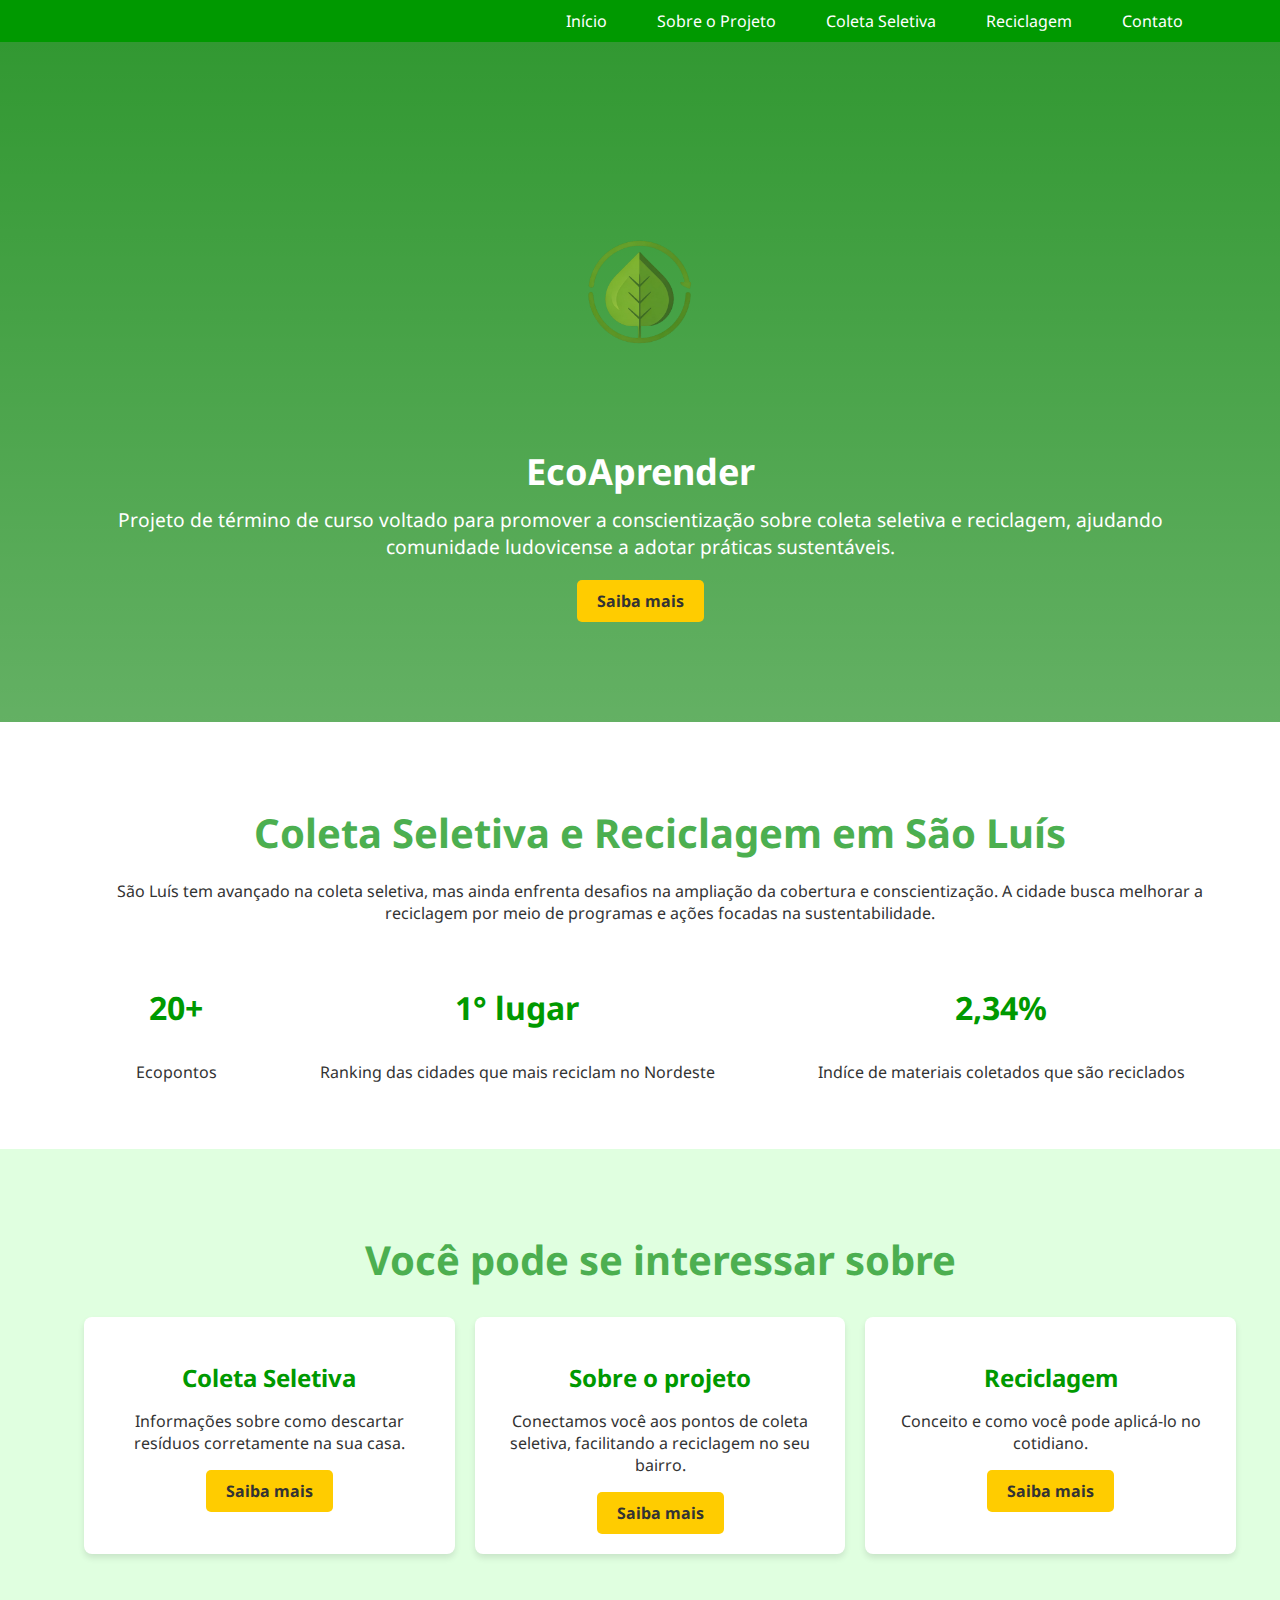
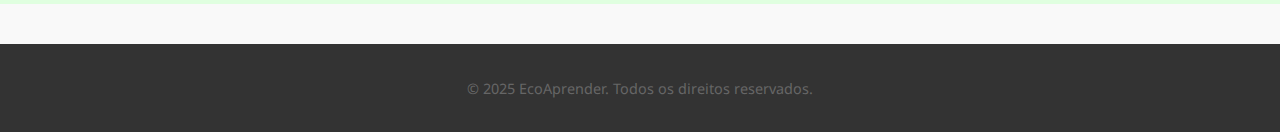
<file: index.html>
<!DOCTYPE html>
<html lang="pt-BR">
<head>
    <meta charset="UTF-8">
    <meta name="viewport" content="width=device-width, initial-scale=1.0">
    <title>EcoAprender</title>
    <link rel="stylesheet" href="style.css">
    <link rel="icon" href="/icons/favicon-32x32.png" type="image/x-icon">
    <link rel="preconnect" href="https://fonts.googleapis.com">
    <link rel="preconnect" href="https://fonts.gstatic.com" crossorigin>
    <link href="https://fonts.googleapis.com/css2?family=Noto+Sans:ital,wght@0,100..900;1,100..900&display=swap" rel="stylesheet">
</head>
<body>
    <nav class="navbar-menu">
        <div class="container">
            <a href="/index.html" class="logo"></a>
            <ul class="menu">
                <li><a href="/">Início</a></li>
                <li><a href="/pages/projeto.html">Sobre o Projeto</a></li>
                <li><a href="/pages/coleta.html">Coleta Seletiva</a></li>
                <li><a href="/pages/reciclagem.html">Reciclagem</a></li>
                <li><a href="/pages/contato.html">Contato</a></li>
            </ul>
        </div>
    </nav>
    
    <header class="hero">
        <div class="container">
            <img id="logo" src="/images/leaf.png" alt="EcoAprender">
            <h1>EcoAprender</h1>
            <p>Projeto de término de curso voltado para promover a conscientização sobre coleta seletiva e reciclagem, ajudando comunidade ludovicense a adotar práticas sustentáveis.</p>
            <a href="/pages/projeto.html" class="btn">Saiba mais</a>
        </div>
    </header>

    <main>
        <section id="about" class="about">
            <div class="container">
                <h2>Coleta Seletiva e Reciclagem em São Luís</h2>
                <p>
                São Luís tem avançado na coleta seletiva, mas ainda enfrenta desafios na ampliação da cobertura e conscientização. A cidade busca melhorar a reciclagem por meio de programas e ações focadas na sustentabilidade.</p>
                <div class="stats">
                    <div>
                        <h3>20+</h3>
                        <p>Ecopontos</p>
                    </div>
                    <div>
                        <h3>1° lugar</h3>
                        <p>Ranking das cidades que mais reciclam no Nordeste</p>
                    </div>
                    <div>
                        <h3>2,34%</h3>
                        <p>Indíce de materiais coletados que são reciclados</p>
                    </div>
                </div>
            </div>
        </section>

        <section id="services" class="services">
            <div class="container">
                <h2>Você pode se interessar sobre</h2>
                <div class="service-list">
                    <div class="service">
                        <h3>Coleta Seletiva</h3>
                        <p>Informações sobre como descartar resíduos corretamente na sua casa.</p>
                        <a href="/pages/coleta.html" class="btn">Saiba mais</a>
                    </div>
                    <div class="service">
                        <h3>Sobre o projeto</h3>
                        <p>Conectamos você aos pontos de coleta seletiva, facilitando a reciclagem no seu bairro.</p>
                        <a href="/pages/projeto.html" class="btn">Saiba mais</a>
                    </div>                    
                    <div class="service">
                        <h3>Reciclagem</h3>
                        <p>Conceito e como você pode aplicá-lo no cotidiano.</p>
                        <a href="/pages/reciclagem.html" class="btn">Saiba mais</a>
                    </div>
                </div>
            </div>
        </section>
    </main>

    <footer>
        <div class="container">
            <p>&copy; 2025 EcoAprender. Todos os direitos reservados.</p>
        </div>
    </footer>
</body>
</html>
</file>
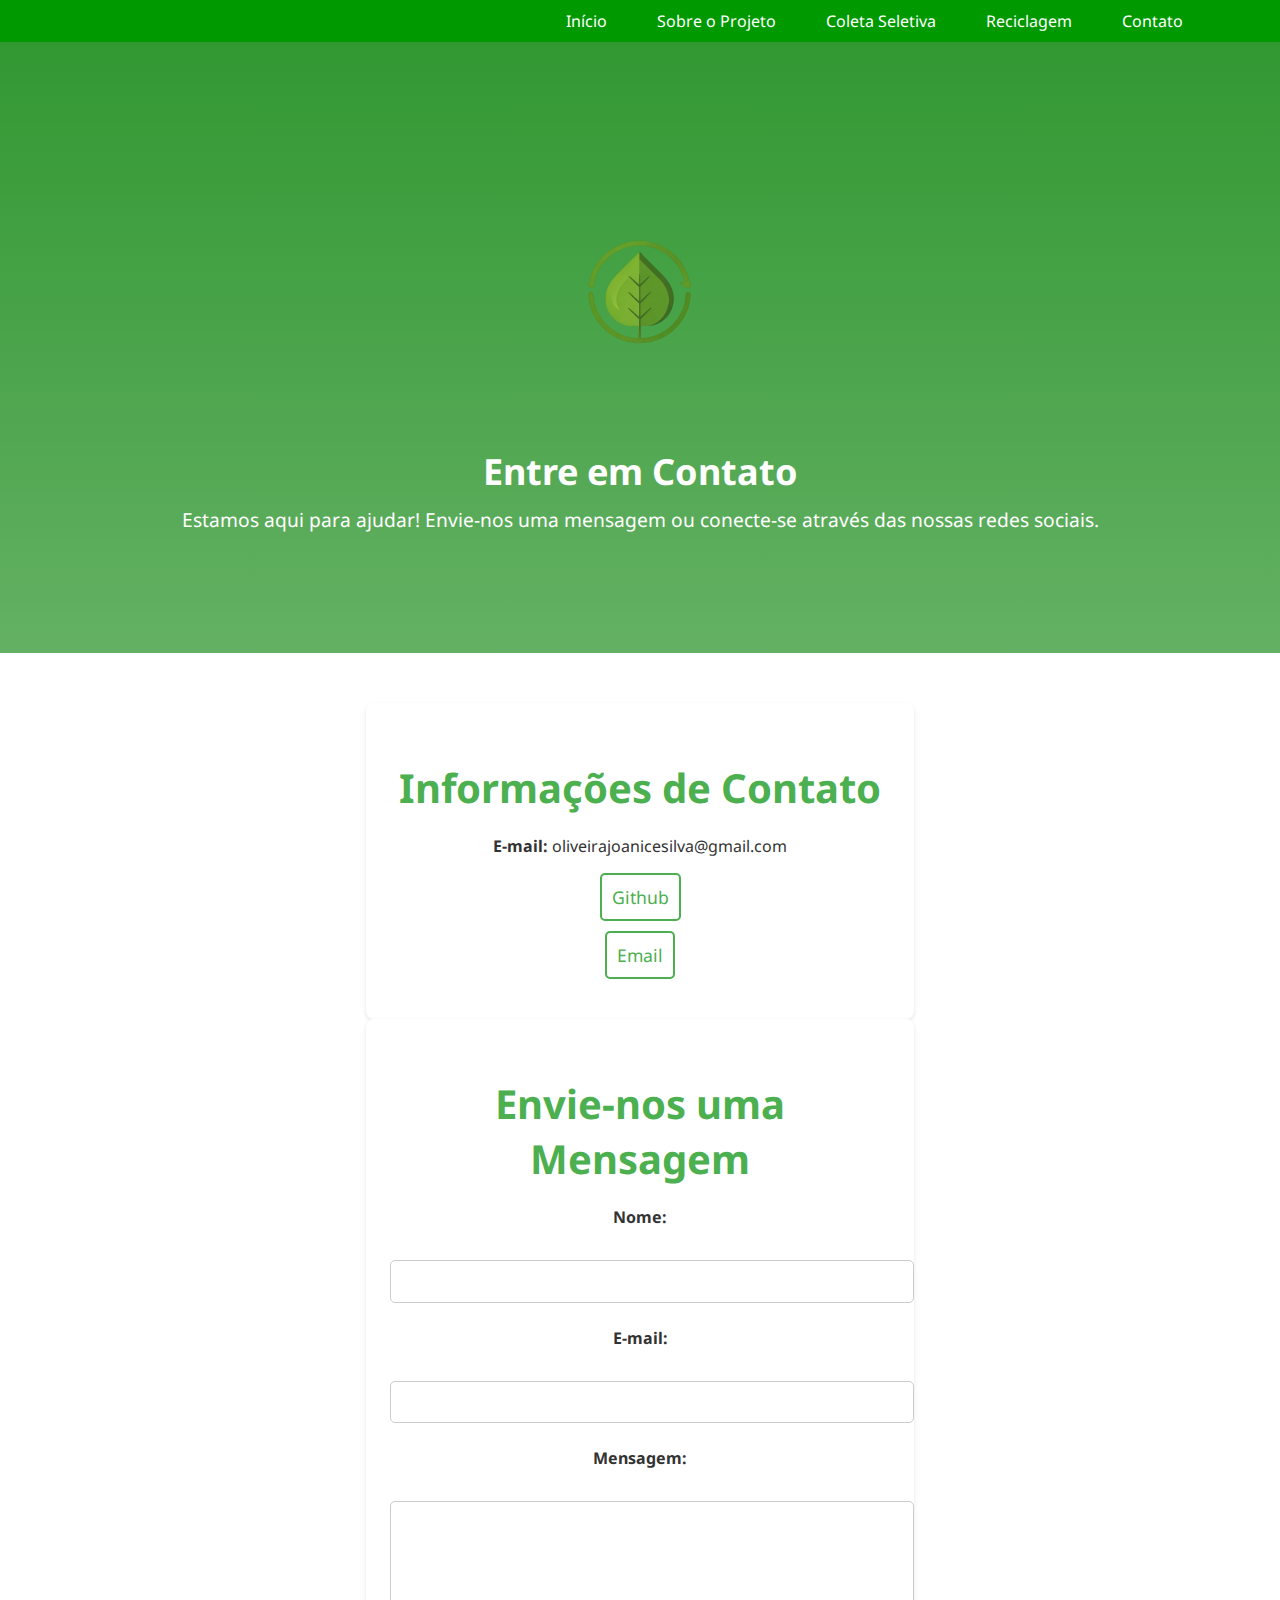
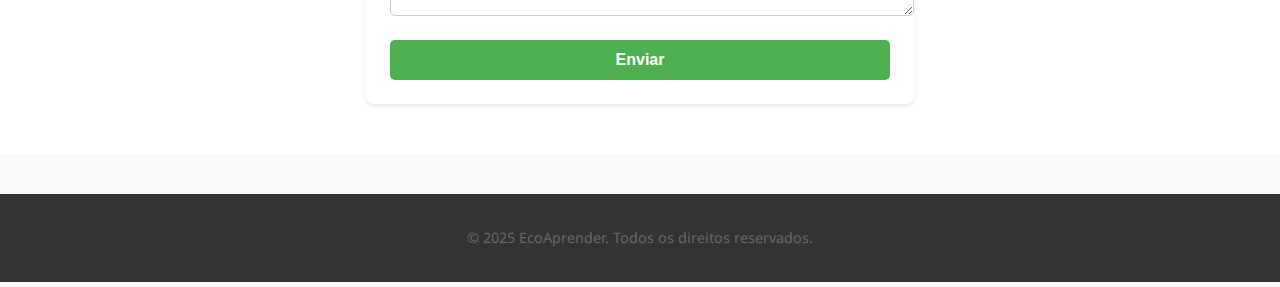
<file: pages/contato.html>
<!DOCTYPE html>
<html lang="pt-BR">
<head>
    <meta charset="UTF-8">
    <meta name="viewport" content="width=device-width, initial-scale=1.0">
    <title>Contato | EcoAprender</title>
    <link rel="stylesheet" href="../styles/style.css">
    <link rel="icon" href="/icons/favicon-32x32.png" type="image/x-icon">
    <link href="https://fonts.googleapis.com/css2?family=Noto+Sans:ital,wght@0,100..900;1,100..900&display=swap" rel="stylesheet">
</head>
<body>
    <nav class="navbar-menu">
        <div class="container">
            <a href="../index.html" class="logo"></a>
            <ul class="menu">
                <li><a href="../index.html">Início</a></li>
                <li><a href="./projeto.html">Sobre o Projeto</a></li>
                <li><a href="./coleta.html">Coleta Seletiva</a></li>
                <li><a href="./reciclagem.html">Reciclagem</a></li>
                <li><a href="./contato.html">Contato</a></li>
            </ul>
        </div>
    </nav>

    <header class="hero">
        <div class="container">
            <img id="logo" src="../images/leaf.png" alt="EcoAprender">
            <h1>Entre em Contato</h1>
            <p>Estamos aqui para ajudar! Envie-nos uma mensagem ou conecte-se através das nossas redes sociais.</p>
        </div>
    </header>

    <main class="about">
        <div class="container">
            <section class="contact-info">
                <h2>Informações de Contato</h2>
                <p><strong>E-mail:</strong> oliveirajoanicesilva@gmail.com</p>
                <div class="styled-links">
                    <ul>
                        <li><a href="https://github.com/srtapoe" target="_blank">Github</a></li>
                        <li><a href="mailto:oliveirajoanicesilva@gmail.com" target="_blank">Email</a></li>
                    </ul>
                </div>                
            </section>

            <section class="contact-form">
                <h2>Envie-nos uma Mensagem</h2>
                <form action="#" method="POST">
                    <label for="name">Nome:</label>
                    <input type="text" id="name" name="name" required>

                    <label for="email">E-mail:</label>
                    <input type="email" id="email" name="email" required>

                    <label for="message">Mensagem:</label>
                    <textarea id="message" name="message" rows="5" required></textarea>

                    <button type="submit" class="btn">Enviar</button>
                </form>
            </section>
        </div>
    </main>

    <footer>
        <p>&copy; 2025 EcoAprender. Todos os direitos reservados.</p>
    </footer>
</body>
</html>
</file>
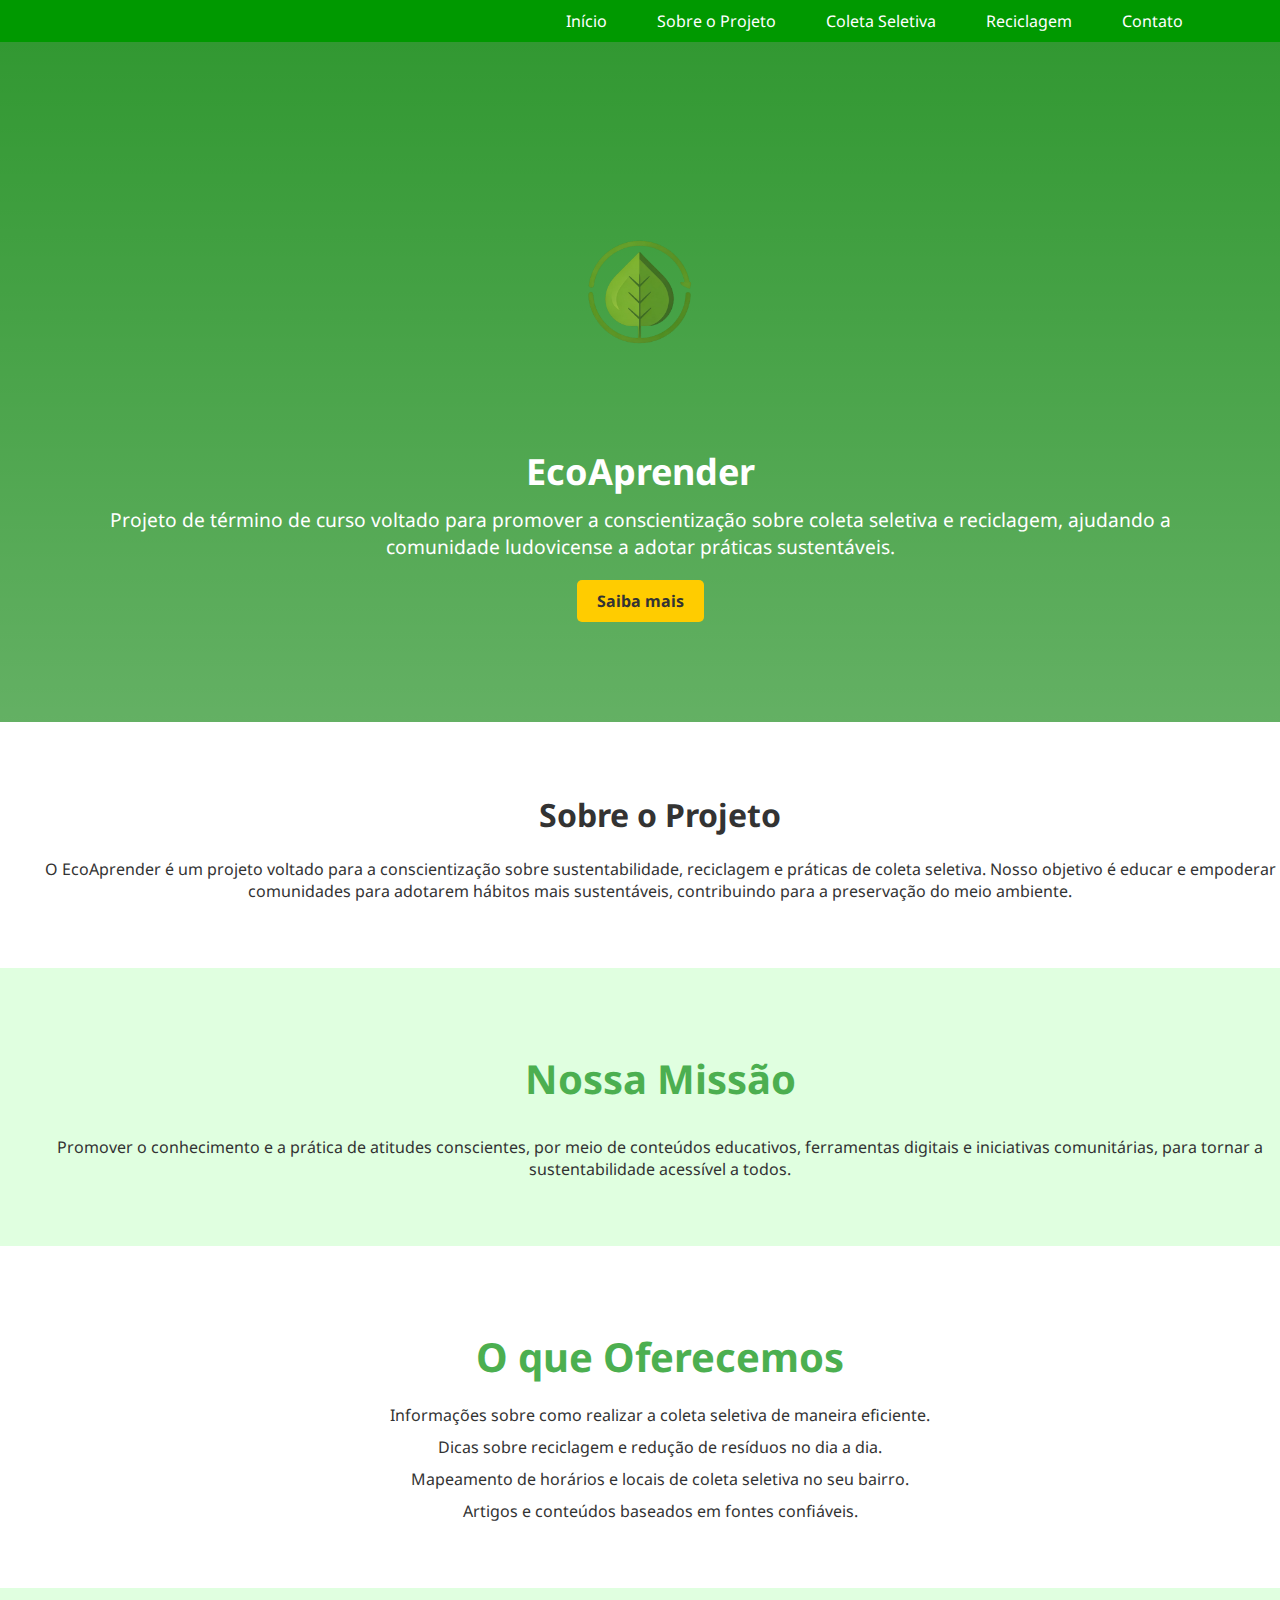
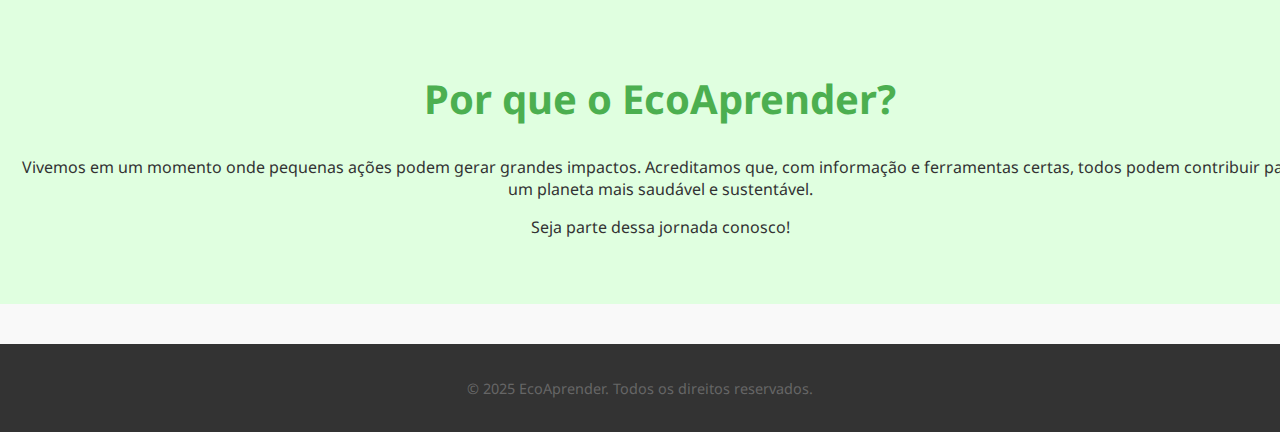
<file: pages/projeto.html>
<!DOCTYPE html>
<html lang="pt-BR">
<head>
    <meta charset="UTF-8">
    <meta name="viewport" content="width=device-width, initial-scale=1.0">
    <title>Sobre o Projeto | EcoAprender</title>
    <link rel="stylesheet" href="/style.css">
    <link rel="icon" href="/icons/favicon-32x32.png" type="image/x-icon">
    <link rel="preconnect" href="https://fonts.googleapis.com">
    <link rel="preconnect" href="https://fonts.gstatic.com" crossorigin>
    <link href="https://fonts.googleapis.com/css2?family=Noto+Sans:ital,wght@0,100..900;1,100..900&display=swap" rel="stylesheet">
</head>
<body>
   <!-- Navbar -->
   <nav class="navbar-menu">
    <div class="container">
        <a href="/index.html" class="logo"></a>
        <ul class="menu">
            <li><a href="/">Início</a></li>
            <li><a href="/pages/projeto.html">Sobre o Projeto</a></li>
            <li><a href="/pages/coleta.html">Coleta Seletiva</a></li>
            <li><a href="/pages/reciclagem.html">Reciclagem</a></li>
            <li><a href="/pages/contato.html">Contato</a></li>
        </ul>
    </div>
</nav>

<!-- Header -->
<header class="hero">
    <div class="container">
        <img id="logo" src="/images/leaf.png" alt="EcoAprender">
        <h1>EcoAprender</h1>
        <p>Projeto de término de curso voltado para promover a conscientização sobre coleta seletiva e reciclagem, ajudando a comunidade ludovicense a adotar práticas sustentáveis.</p>
        <a href="/pages/projeto.html" class="btn">Saiba mais</a>
    </div>
</header>


    <main>
        <section class="about">
            <h1>Sobre o Projeto</h1>
            <p>O EcoAprender é um projeto voltado para a conscientização sobre sustentabilidade, reciclagem e práticas de coleta seletiva. Nosso objetivo é educar e empoderar comunidades para adotarem hábitos mais sustentáveis, contribuindo para a preservação do meio ambiente.</p>
        </section>

        <section class="services">
            <h2>Nossa Missão</h2>
            <p>Promover o conhecimento e a prática de atitudes conscientes, por meio de conteúdos educativos, ferramentas digitais e iniciativas comunitárias, para tornar a sustentabilidade acessível a todos.</p>
        </section>

        <section class="about">
            <h2>O que Oferecemos</h2>
            <div class="styled-links">
            <ul>
                <li>Informações sobre como realizar a coleta seletiva de maneira eficiente.</li>
                <li>Dicas sobre reciclagem e redução de resíduos no dia a dia.</li>
                <li>Mapeamento de horários e locais de coleta seletiva no seu bairro.</li>
                <li>Artigos e conteúdos baseados em fontes confiáveis.</li>
            </ul>
            </div>
        </section>

        <section class="services">
            <h2>Por que o EcoAprender?</h2>
            <p>Vivemos em um momento onde pequenas ações podem gerar grandes impactos. Acreditamos que, com informação e ferramentas certas, todos podem contribuir para um planeta mais saudável e sustentável.</p>
            <p>Seja parte dessa jornada conosco!</p>
        </section>
    </main>

    <footer>
        <p>&copy; 2025 EcoAprender. Todos os direitos reservados.</p>
    </footer>
</body>
</html>
</file>
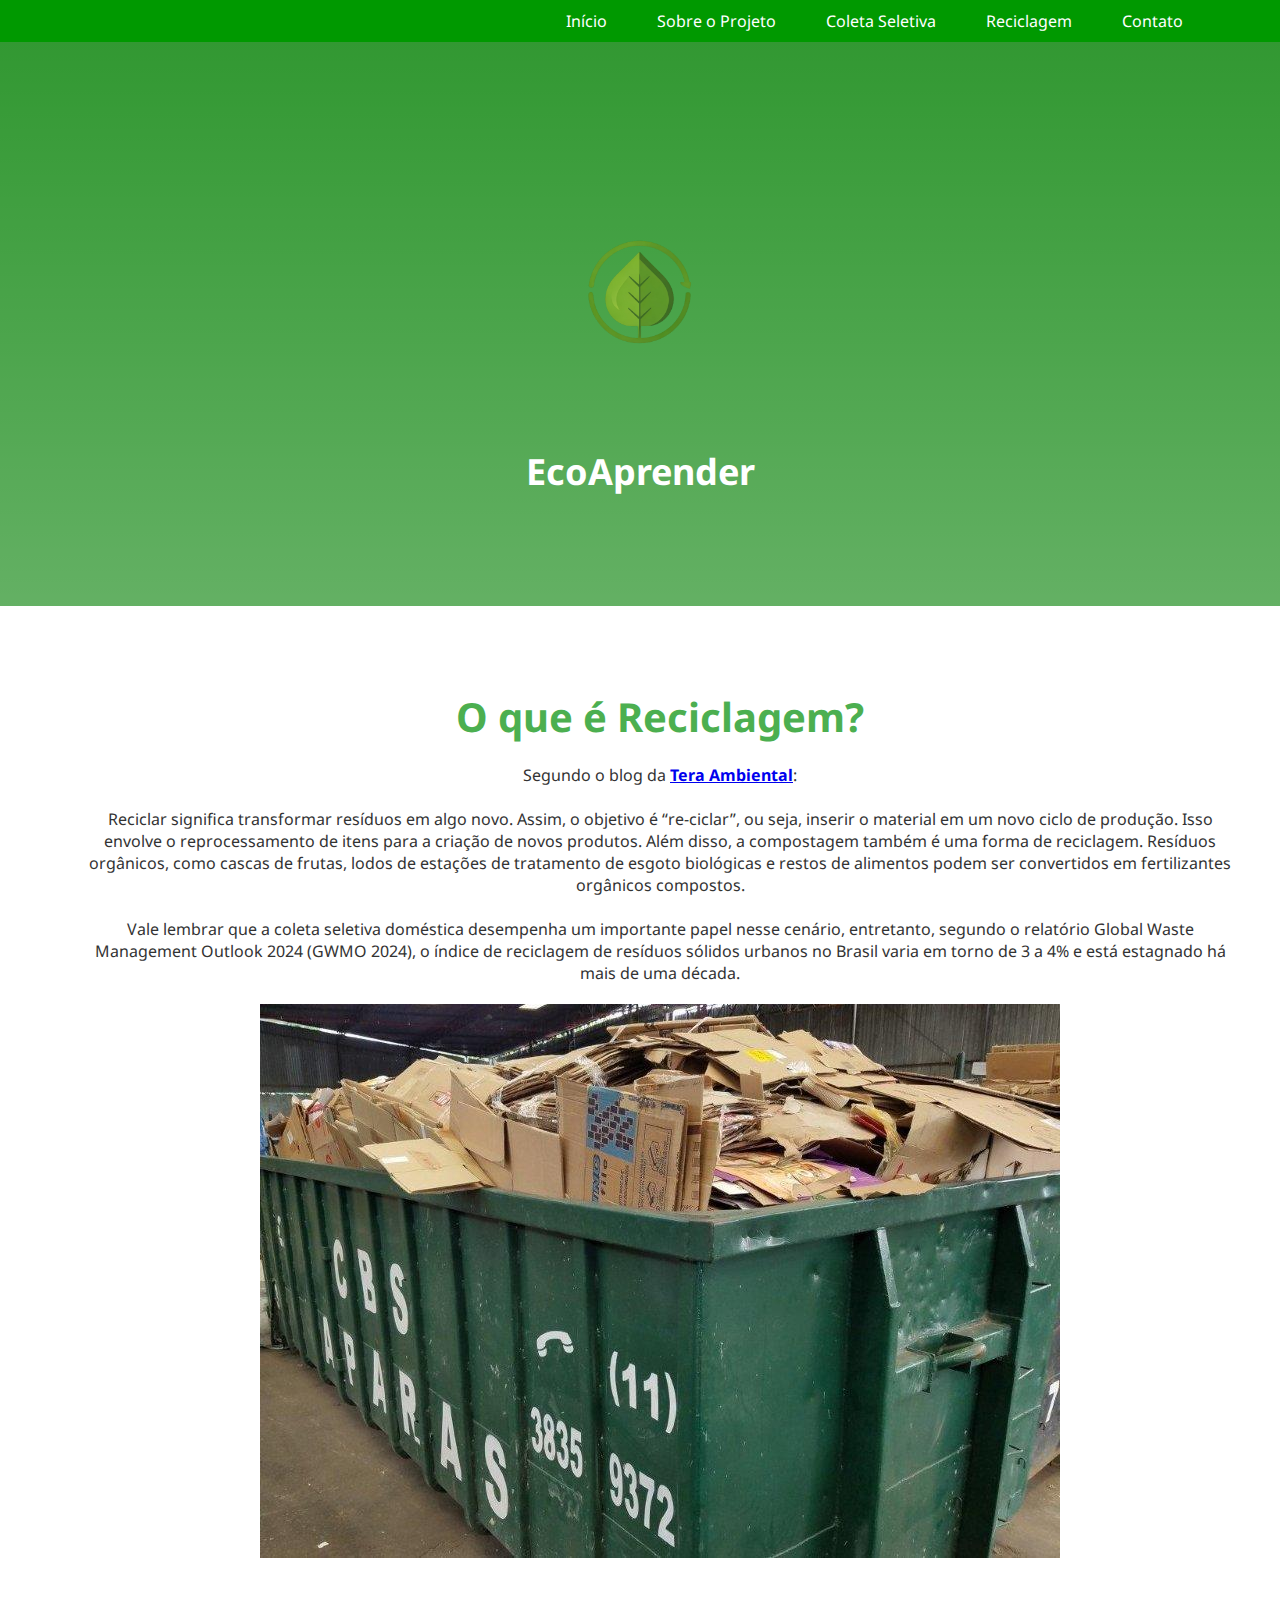
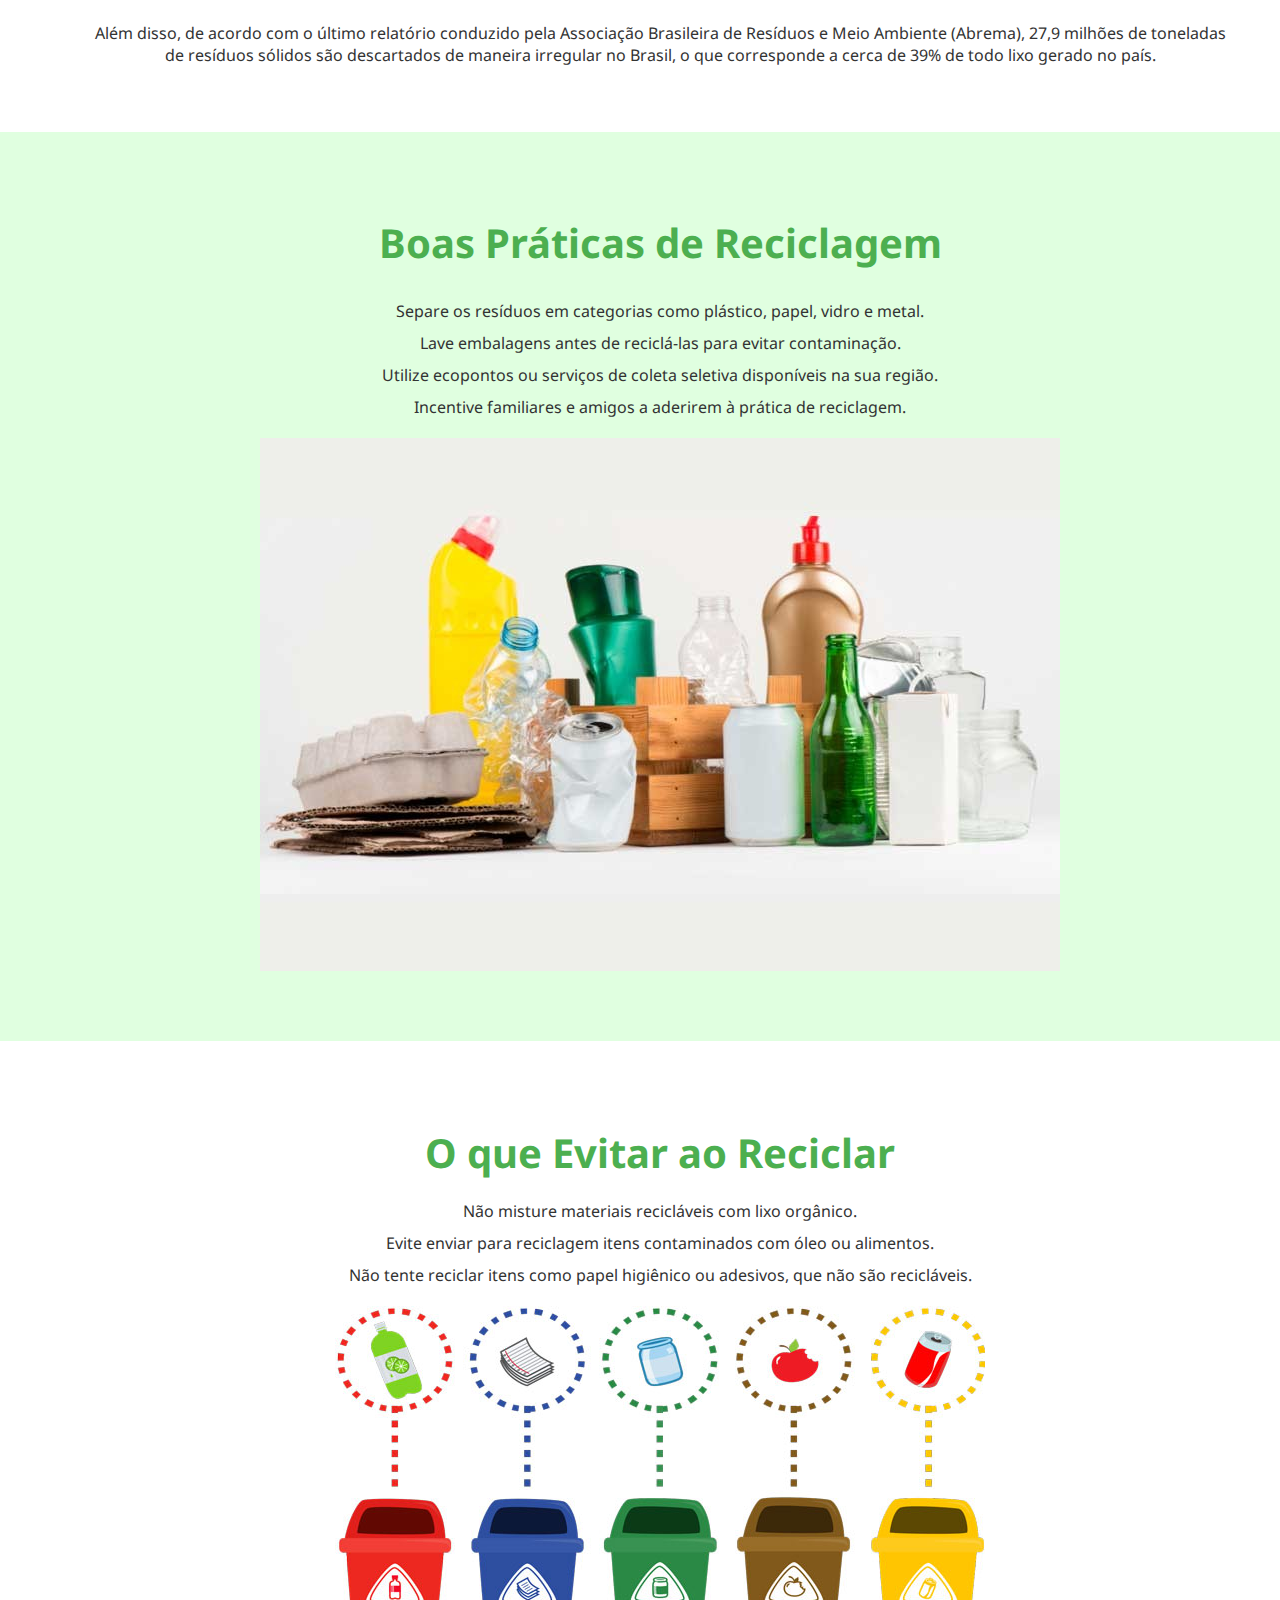
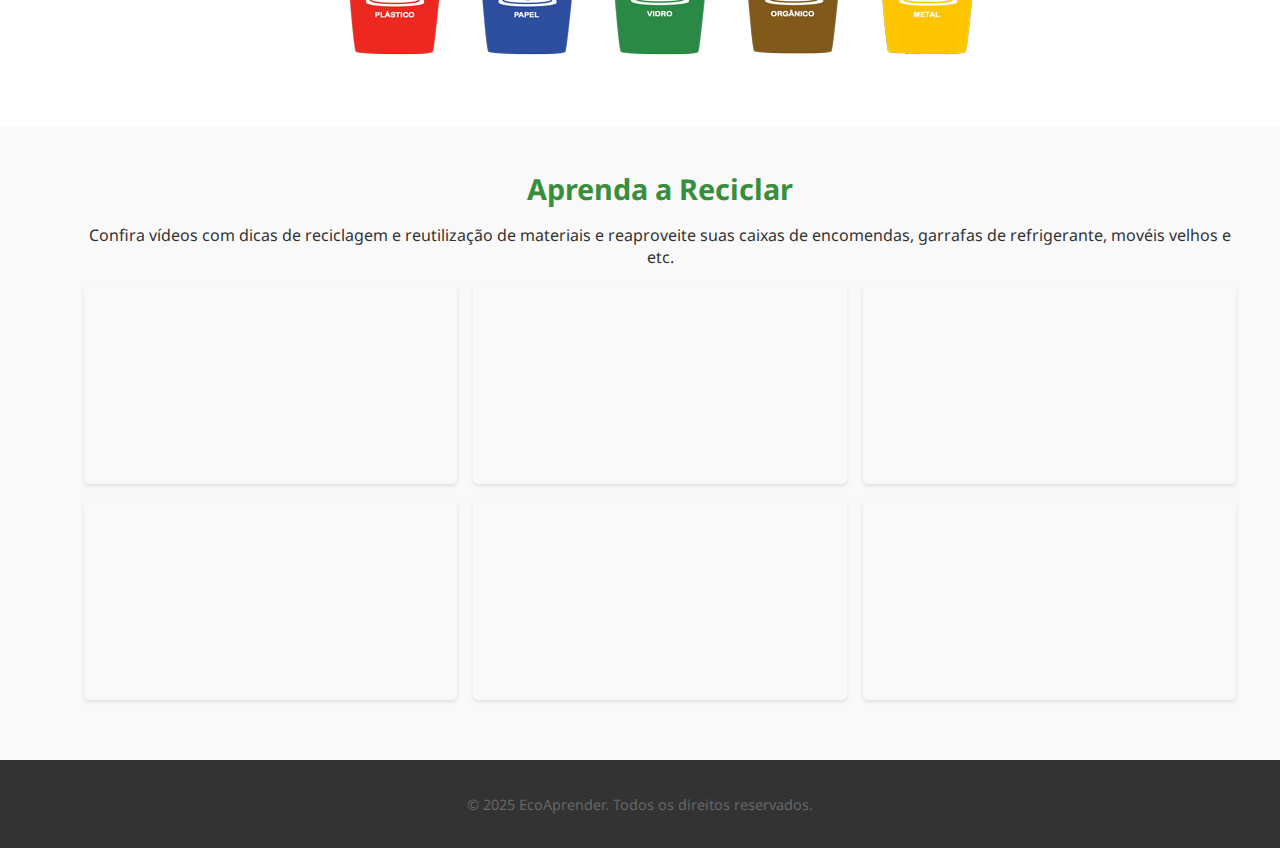
<file: pages/reciclagem.html>
<!DOCTYPE html>
<html lang="en">
<head>
    <meta charset="UTF-8">
    <meta name="viewport" content="width=device-width, initial-scale=1.0">
    <title>Reciclagem</title>
    <link rel="stylesheet" href="../styles/style.css">
    <link rel="icon" href="/icons/favicon-32x32.png" type="image/x-icon">
    <link rel="preconnect" href="https://fonts.gstatic.com" crossorigin>
    <link href="https://fonts.googleapis.com/css2?family=Noto+Sans:ital,wght@0,100..900;1,100..900&display=swap" rel="stylesheet">
</head>
<body>
    <nav class="navbar-menu">
        <div class="container">
            <a href="../index.html" class="logo"></a>
            <ul class="menu">
                <li><a href="../index.html">Início</a></li>
                <li><a href="./projeto.html">Sobre o Projeto</a></li>
                <li><a href="./coleta.html">Coleta Seletiva</a></li>
                <li><a href="./reciclagem.html">Reciclagem</a></li>
                <li><a href="./contato.html">Contato</a></li>
            </ul>
        </div>
    </nav>

    <header class="hero">
        <div class="container">
            <a href="../index.html"> 
                <img id="logo" src="../images/leaf.png" alt="EcoAprender">
            </a>
            <h1>EcoAprender</h1>
        </div>
    </header>  

    <main>
        <section  class="about">
            <div class="container">
            <h2>O que é Reciclagem?</h2>
            <p>
                Segundo o blog da <b> <a href="https://www.teraambiental.com.br/blog-da-tera-ambiental/voce-sabe-qual-a-diferenca-entre-reciclar-e-reutilizar-">Tera Ambiental</a></b>:
                <br>
                <br>
                Reciclar significa transformar resíduos em algo novo. Assim, o objetivo é “re-ciclar”, ou seja, 
                inserir o material em um novo ciclo de produção. Isso envolve o reprocessamento de itens para a criação de novos produtos. Além disso, a compostagem também é uma forma de reciclagem. Resíduos orgânicos, como cascas de frutas, lodos de estações de tratamento de esgoto biológicas e restos de alimentos podem ser convertidos em fertilizantes orgânicos compostos.
            <br>
            <br>
            Vale lembrar que a coleta seletiva doméstica desempenha um importante papel nesse cenário, entretanto, segundo o relatório Global Waste Management Outlook 2024 (GWMO 2024), o índice de reciclagem de resíduos sólidos urbanos no Brasil varia em torno de 3 a 4% e está estagnado há mais de uma década.
            <img id="ecoponto" src="../images/reutilizar.jpg" alt="Reciclagem">
            <br>
            <br>
            Além disso, de acordo com o último relatório conduzido pela Associação Brasileira de Resíduos e Meio Ambiente (Abrema), 27,9 milhões de toneladas de resíduos sólidos são descartados de maneira irregular no Brasil, o que corresponde a cerca de 39% de todo lixo gerado no país.
            </p>
        </div>
        </section>

        <section class="services">
            <div class="container">
            <h2>Boas Práticas de Reciclagem</h2>
            <div class="styled-links">
            <ul>
                <li>Separe os resíduos em categorias como plástico, papel, vidro e metal.</li>
                <li>Lave embalagens antes de reciclá-las para evitar contaminação.</li>
                <li>Utilize ecopontos ou serviços de coleta seletiva disponíveis na sua região.</li>
                <li>Incentive familiares e amigos a aderirem à prática de reciclagem.</li>
                <img id="ecoponto" src="../images/reciclando.jpg" alt="Reciclagem">
            </ul>
        </div>
        </div>
        </section>

        <section class="about">
            <div class="container">
            <h2>O que Evitar ao Reciclar</h2>
            <div class="styled-links">
            <ul>
                <li>Não misture materiais recicláveis com lixo orgânico.</li>
                <li>Evite enviar para reciclagem itens contaminados com óleo ou alimentos.</li>
                <li>Não tente reciclar itens como papel higiênico ou adesivos, que não são recicláveis.</li>
                <img id="ecoponto" src="../images/coletano.jpg" alt="Reciclagem">
            </ul>
        </div>
        </div>
        </section>

         <section id="galeria-videos">
            <div class="container">
            <h2>Aprenda a Reciclar</h2>
            <p>Confira vídeos com dicas de reciclagem e reutilização de materiais e reaproveite suas caixas de encomendas, garrafas de refrigerante, movéis velhos e etc.</p>
            <div class="grid-layout">
                <iframe src="https://www.youtube.com/embed/LvWrOYRCP1o?si=NkfuBLItR9ir2PR4" title="Como reciclar óleo de cozinha" allowfullscreen></iframe>
                <iframe src="https://www.youtube.com/embed/0Nd1PsZ_QOE?si=PAp-l3Ob5za72EYq" title="Reciclagem de caixas de papelão" allowfullscreen></iframe>
                <iframe src="https://www.youtube.com/embed/9g9BSdCzcwc?si=tb1il70wpNCRPdUn" title="Como reutilizar garrafas PET" allowfullscreen></iframe>
                <iframe src="https://www.youtube.com/embed/WtG96IE8hfo?si=VMKQt9QY8l5ZU2hL" title="Ideias para reciclar móveis velhos" allowfullscreen></iframe>
                <iframe src="https://www.youtube.com/embed/Bkq5UTwkvRg?si=McXcsqf2bRNug-JS" title="Ideias para reciclar caixas de papelão de entregas" allowfullscreen></iframe>
                <iframe src="https://www.youtube.com/embed/0QmDV7-lQZ4?si=GX8PsA3sQTDrGtIl" title="Estante feita com papelão" allowfullscreen></iframe>
            </div>
        </div>
        </section>
    </main>

    <footer>
        <p>&copy; 2025 EcoAprender. Todos os direitos reservados.</p>
    </footer>
</body>
</html>
</file>
<file: style.css>
/* Estilos Gerais */
body {
    margin: 0;
    font-family: "Noto Sans", serif;
    font-optical-sizing: auto;
    font-weight: weight;
    font-style: normal;
    font-variation-settings:
      "wdth" 100;
    color: #333;
    background-color: #f9f9f9;
}

.container {
    width: 90%;
    max-width: 1200px;
    margin: 0 auto;
}

/* Navbar */
.navbar {
    background-color: #009900;
    padding: 10px 20px;
    position: sticky;
    top: 0;
    z-index: 1000;
}

.navbar .logo {
    color: #fff;
    font-size: 1.5rem;
    font-weight: bold;
    text-decoration: none;
}

.navbar .menu {
    list-style: none;
    margin: 0;
    padding: 0;
    display: flex;
    justify-content: flex-end;
    gap: 20px;
}

.navbar .menu li {
    display: inline;
}

.navbar .menu a {
    color: #fff;
    text-decoration: none;
    font-size: 1rem;
    padding: 8px 15px;
    transition: background-color 0.3s;
}

.navbar .menu a:hover {
    background-color: #006600;
    border-radius: 5px;
}

/* Hero Section */
.hero {
    background: linear-gradient(to bottom, rgba(0, 128, 0, 0.8), rgba(0, 128, 0, 0.6));
    color: #fff;
    text-align: center;
    padding: 100px 20px;
}

.hero h1 {
    font-size: 3rem;
    margin: 0 0 10px;
    font-size: 36px;  /* Ajuste o tamanho da fonte do título */
    text-align: center;  /* Centraliza o título */
}

.hero p {
    font-size: 1.2rem;
    margin: 0 0 20px;
}

.hero img {
    width: 300px;  /* Ajuste o tamanho conforme necessário */
    margin-top: 0; /* Centraliza a logo e coloca um espaçamento abaixo */
    padding-top: 0px; /* Adiciona um espaçamento acima da logo */
}

.btn {
    display: inline-block;
    padding: 10px 20px;
    background-color: #ffcc00;
    color: #333;
    text-decoration: none;
    border-radius: 5px;
    font-weight: bold;
    transition: background-color 0.3s ease;
}

.btn:hover {
    background-color: #e6b800;
}

/* About Section */
.about {
    background-color: #fff;
    padding: 50px 20px;
    text-align: center;
}

.about h2 {
    font-size: 2.5rem;
    margin-bottom: 20px;
}

.stats {
    display: flex;
    justify-content: space-around;
    margin-top: 30px;
}

.stats div {
    text-align: center;
}

.stats h3 {
    font-size: 2rem;
    color: #009900;
}

/* Services Section */
.services {
    background-color: #e0ffe0;
    padding: 50px 20px;
    text-align: center;
}

.services h2 {
    font-size: 2.5rem;
    text-align: center;
    margin-bottom: 30px;
}

.service-list {
    display: flex;
    flex-wrap: wrap;
    justify-content: space-around;
    gap: 20px;
}

.service {
    flex: 1 1 calc(30% - 20px);
    background-color: #fff;
    padding: 20px;
    border-radius: 8px;
    box-shadow: 0 4px 6px rgba(0, 0, 0, 0.1);
    text-align: center;
}

.service h3 {
    font-size: 1.5rem;
    color: #009900;
    margin-bottom: 10px;
}

/* Footer */
footer {
    background-color: #333;
    color: #fff;
    text-align: center;
    padding: 20px 0;
    margin-top: 20px;
}


/*********************Other pages*******************************/
.coleta-container{
    text-align: justify;
}

figure {
    display: flex;
    flex-direction: column;
    align-items: center;
    margin: 20px 0;
    text-align: center;
}
figure img {
    max-width: 500px;
    height: auto;
    border: 1px solid #ccc;
    border-radius: 5px;
}
figcaption {
    font-style: italic;
    margin-top: 10px;
    color: #555;
}

/* Seções - Cinza */
section {
    background-color: #f0f0f0;  /* Cor de fundo cinza */
    margin-bottom: 0;  /* Remover o espaço abaixo da seção */
    width: 100%; /* Garantir 100% de largura */
    padding: 1rem 0;
    margin: 0 auto;
}

section h2 {
    color: #4caf50;
    margin-bottom: 1rem;
}

/* Seção de Pontos de Recebimento - Verde */
#pontos-descarte {
    background-color: #4caf50;  /* Verde */
    padding: 30px 0;
    text-align: center;
    color: white;
    width: 100%;  /* Garantir que ocupe toda a largura */
    margin-bottom: 0; /* Remover o espaço abaixo da seção verde */
}

.descartar-container {
    text-align: center;
    margin-top: 20px;
}

.descartar-container {
    width: 100%;  /* Faz a seção ocupar toda a largura disponível */
    max-width: 1200px;  /* A mesma largura do menu */
    margin: 0 auto;  /* Centraliza a seção */
    padding: 0 20px; /* Ajuste do padding para não ficar colado nas bordas */
}

.descartar-container h2 {
    font-size: 1.8rem;
    margin-bottom: 15px;
}

.descartar-container p {
    font-size: 1.1rem;
    margin-bottom: 20px;
}

.btn-descartar, .btn-mapa {
    display: inline-block;
    padding: 10px 20px;
    margin: 15px 0;
    font-size: 16px;
    color: white;
    background-color: #4caf50;
    text-decoration: none;
    border-radius: 5px;
    transition: background-color 0.3s ease;
}

.btn-descartar {
    background-color: #ccc;
}

.btn-mapa:hover {
    background-color: #45a049;
}

.btn-descartar:hover {
    background-color: #555;
}

.map-container {
    margin: 20px 0;
    text-align: center;
}

.grid-layout {
    display: grid;
    grid-template-columns: repeat(auto-fit, minmax(300px, 1fr));
    gap: 1rem;
}

iframe {
    width: 100%;
    height: 200px;
    border: none;
    border-radius: 5px;
    box-shadow: 0 2px 4px rgba(0, 0, 0, 0.1);
}


#alerta {
    width: 150px; /* Tamanho da imagem */
    display: inline-block;
}

 /* Isolando os estilos apenas para a seção de links */
 .styled-links ul {
    list-style: none; /* Remove os marcadores somente aqui */
    padding: 0;
}

.styled-links ul li {
    margin: 10px 0; /* Espaçamento entre os itens */
}

.styled-links ul li a {
    text-decoration: none; /* Remove o sublinhado */
    color: #4caf50; /* Verde do tema */
    font-size: 1.1em;
    padding: 10px;
    border: 2px solid #4caf50; /* Borda verde */
    border-radius: 5px;
    display: inline-block;
    transition: all 0.3s ease; /* Suaviza as transições */
}

.styled-links ul li a:hover {
    background-color: #4caf50; /* Fundo verde no hover */
    color: #ffffff; /* Texto branco no hover */
}

#ecoponto {
    display: block; /* Garante que seja tratado como bloco para centralização */
    margin: 20px auto; /* Centraliza horizontalmente */
    height: auto; /* Mantém a proporção da imagem */
}

/* Estilos para o menu */
.navbar-menu {
    background-color: #009900;
    padding: 10px 20px;
    position: sticky;
    top: 0;
    z-index: 1000;
}

.navbar-menu .logo {
    color: linear-gradient(to bottom, rgba(0, 128, 0, 0.8), rgba(0, 128, 0, 0.6));;
    font-size: 1.5rem;
    font-weight: bold;
    text-decoration: none;
}

.navbar-menu .menu {
    list-style: none;
    margin: 0;
    padding: 0;
    display: flex;
    justify-content: flex-end;
    gap: 20px;
}

.navbar-menu .menu li {
    display: inline;
}

.navbar-menu .menu a {
    color: #fff;
    text-decoration: none;
    font-size: 1rem;
    padding: 8px 15px;
    transition: background-color 0.3s;
}

.navbar-menu .menu a:hover {
    background-color: #006600;
    border-radius: 5px;
}


/* Estilos para a seção de vídeos */
#galeria-videos {
    padding: 20px;
    background-color: #f9f9f9;
    text-align: center;
}

#galeria-videos h2 {
    font-size: 1.8rem;
    color: #388e3c;
}

.grid-layout {
    display: grid;
    grid-template-columns: repeat(3, 1fr); /* 3 colunas */
    justify-content: center;
    align-items: center;
}

.grid-layout iframe {
    width: 100%; /* Preenche toda a largura da coluna */
    border: none;
}

/* Estilos para a página de reciclagem */
.recycling-content {
    padding: 20px;
    max-width: 800px;
    margin: 0 auto;
    font-family: 'Noto Sans', sans-serif;
    line-height: 1.6;
    color: #333;
}

.recycling-content h2 {
    font-size: 1.8rem;
    color: #2a9d8f;
    margin-bottom: 15px;
}

.recycling-content p {
    margin-bottom: 20px;
    text-align: justify;
}

.recycling-content ul {
    margin-bottom: 20px;
    padding-left: 20px;
}

.recycling-content ul li {
    margin-bottom: 10px;
}

.recycling-content a {
    color: #e76f51;
    text-decoration: none;
}

.recycling-content a:hover {
    text-decoration: underline;
}

footer {
    text-align: center;
    margin-top: 40px;
    color: #666;
    font-size: 0.9rem;
}

/*-------Página de contato-------*/
/* Fundo cinza ocupa toda a largura */
.contact-hero {
    background-color: #f3f3f3;
    padding: 2rem 0;
    text-align: center;
}

.contact-page {
    display: flex;
    flex-wrap: wrap;
    gap: 2rem;
    justify-content: center;
    padding: 2rem 0;
}

.contact-info, .contact-form {
    flex: 1;
    max-width: 500px;
    background: white;
    padding: 1.5rem;
    border-radius: 8px;
    box-shadow: 0 2px 4px rgba(0, 0, 0, 0.1);
}

.contact-form form {
    display: flex;
    flex-direction: column;
    gap: 1.5rem;
}

.contact-form .form-group {
    display: flex;
    flex-direction: column;
}

.contact-form label {
    font-weight: bold;
    margin-bottom: 0.5rem;
}

.contact-form input, .contact-form textarea {
    width: 100%;
    padding: 0.7rem;
    border: 1px solid #ccc;
    border-radius: 5px;
    font-size: 1rem;
}

.contact-form button {
    padding: 0.7rem;
    background-color: #4CAF50;
    color: white;
    border: none;
    border-radius: 5px;
    cursor: pointer;
    font-size: 1rem;
    transition: background-color 0.3s;
}

.contact-form button:hover {
    background-color: #45a049;
}

/* Responsividade */
@media (max-width: 768px) {
    .contact-page {
        flex-direction: column;
        gap: 1rem;
    }
}
</file>
<file: styles/style.css>
/* Estilos Gerais */
body {
    margin: 0;
    font-family: "Noto Sans", serif;
    font-optical-sizing: auto;
    font-weight: weight;
    font-style: normal;
    font-variation-settings:
      "wdth" 100;
    color: #333;
    background-color: #f9f9f9;
}

.container {
    width: 90%;
    max-width: 1200px;
    margin: 0 auto;
}

/* Navbar */
.navbar {
    background-color: #009900;
    padding: 10px 20px;
    position: sticky;
    top: 0;
    z-index: 1000;
}

.navbar .logo {
    color: #fff;
    font-size: 1.5rem;
    font-weight: bold;
    text-decoration: none;
}

.navbar .menu {
    list-style: none;
    margin: 0;
    padding: 0;
    display: flex;
    justify-content: flex-end;
    gap: 20px;
}

.navbar .menu li {
    display: inline;
}

.navbar .menu a {
    color: #fff;
    text-decoration: none;
    font-size: 1rem;
    padding: 8px 15px;
    transition: background-color 0.3s;
}

.navbar .menu a:hover {
    background-color: #006600;
    border-radius: 5px;
}

/* Hero Section */
.hero {
    background: linear-gradient(to bottom, rgba(0, 128, 0, 0.8), rgba(0, 128, 0, 0.6));
    color: #fff;
    text-align: center;
    padding: 100px 20px;
}

.hero h1 {
    font-size: 3rem;
    margin: 0 0 10px;
    font-size: 36px;  /* Ajuste o tamanho da fonte do título */
    text-align: center;  /* Centraliza o título */
}

.hero p {
    font-size: 1.2rem;
    margin: 0 0 20px;
}

.hero img {
    width: 300px;  /* Ajuste o tamanho conforme necessário */
    margin-top: 0; /* Centraliza a logo e coloca um espaçamento abaixo */
    padding-top: 0px; /* Adiciona um espaçamento acima da logo */
}

.btn {
    display: inline-block;
    padding: 10px 20px;
    background-color: #ffcc00;
    color: #333;
    text-decoration: none;
    border-radius: 5px;
    font-weight: bold;
    transition: background-color 0.3s ease;
}

.btn:hover {
    background-color: #e6b800;
}

/* About Section */
.about {
    background-color: #fff;
    padding: 50px 20px;
    text-align: center;
}

.about h2 {
    font-size: 2.5rem;
    margin-bottom: 20px;
}

.stats {
    display: flex;
    justify-content: space-around;
    margin-top: 30px;
}

.stats div {
    text-align: center;
}

.stats h3 {
    font-size: 2rem;
    color: #009900;
}

/* Services Section */
.services {
    background-color: #e0ffe0;
    padding: 50px 20px;
    text-align: left;
}

.services h2 {
    font-size: 2.5rem;
    text-align: center;
    margin-bottom: 30px;
}

.service-list {
    display: flex;
    flex-wrap: wrap;
    justify-content: space-around;
    gap: 20px;
}

.service {
    flex: 1 1 calc(30% - 20px);
    background-color: #fff;
    padding: 20px;
    border-radius: 8px;
    box-shadow: 0 4px 6px rgba(0, 0, 0, 0.1);
    text-align: center;
}

.service h3 {
    font-size: 1.5rem;
    color: #009900;
    margin-bottom: 10px;
}

/* Footer */
footer {
    background-color: #333;
    color: #fff;
    text-align: center;
    padding: 20px 0;
    margin-top: 20px;
}


/*********************Other pages*******************************/
.coleta-container{
    text-align: justify;
}

figure {
    display: flex;
    flex-direction: column;
    align-items: center;
    margin: 20px 0;
    text-align: center;
}
figure img {
    max-width: 500px;
    height: auto;
    border: 1px solid #ccc;
    border-radius: 5px;
}
figcaption {
    font-style: italic;
    margin-top: 10px;
    color: #555;
}

/* Seções - Cinza */
section {
    background-color: #f0f0f0;  /* Cor de fundo cinza */
    margin-bottom: 0;  /* Remover o espaço abaixo da seção */
    width: 100%; /* Garantir 100% de largura */
    padding: 1rem 0;
    margin: 0 auto;
}

section h2 {
    color: #4caf50;
    margin-bottom: 1rem;
}

/* Seção de Pontos de Recebimento - Verde */
#pontos-descarte {
    background-color: #4caf50;  /* Verde */
    padding: 30px 0;
    text-align: center;
    color: white;
    width: 100%;  /* Garantir que ocupe toda a largura */
    margin-bottom: 0; /* Remover o espaço abaixo da seção verde */
}

.descartar-container {
    text-align: center;
    margin-top: 20px;
}

.descartar-container {
    width: 100%;  /* Faz a seção ocupar toda a largura disponível */
    max-width: 1200px;  /* A mesma largura do menu */
    margin: 0 auto;  /* Centraliza a seção */
    padding: 0 20px; /* Ajuste do padding para não ficar colado nas bordas */
}

.descartar-container h2 {
    font-size: 1.8rem;
    margin-bottom: 15px;
}

.descartar-container p {
    font-size: 1.1rem;
    margin-bottom: 20px;
}

.btn-descartar, .btn-mapa {
    display: inline-block;
    padding: 10px 20px;
    margin: 15px 0;
    font-size: 16px;
    color: white;
    background-color: #4caf50;
    text-decoration: none;
    border-radius: 5px;
    transition: background-color 0.3s ease;
}

.btn-descartar {
    background-color: #ccc;
}

.btn-mapa:hover {
    background-color: #45a049;
}

.btn-descartar:hover {
    background-color: #555;
}

.map-container {
    margin: 20px 0;
    text-align: center;
}

.grid-layout {
    display: grid;
    grid-template-columns: repeat(auto-fit, minmax(300px, 1fr));
    gap: 1rem;
}

iframe {
    width: 100%;
    height: 200px;
    border: none;
    border-radius: 5px;
    box-shadow: 0 2px 4px rgba(0, 0, 0, 0.1);
}


#alerta {
    width: 150px; /* Tamanho da imagem */
    display: inline-block;
}

 /* Isolando os estilos apenas para a seção de links */
 .styled-links ul {
    list-style: none; /* Remove os marcadores somente aqui */
    padding: 0;
}

.styled-links ul li {
    margin: 10px 0; /* Espaçamento entre os itens */
    text-align: center; 
}

.styled-links ul li a {
    text-decoration: none; /* Remove o sublinhado */
    color: #4caf50; /* Verde do tema */
    font-size: 1.1em;
    padding: 10px;
    border: 2px solid #4caf50; /* Borda verde */
    border-radius: 5px;
    display: inline-block;
    transition: all 0.3s ease; /* Suaviza as transições */
}

.styled-links ul li a:hover {
    background-color: #4caf50; /* Fundo verde no hover */
    color: #ffffff; /* Texto branco no hover */
}

#ecoponto {
    display: block; /* Garante que seja tratado como bloco para centralização */
    margin: 20px auto; /* Centraliza horizontalmente */
    height: auto; /* Mantém a proporção da imagem */
}

/* Estilos para o menu */
.navbar-menu {
    background-color: #009900;
    padding: 10px 20px;
    position: sticky;
    top: 0;
    z-index: 1000;
}

.navbar-menu .logo {
    color: linear-gradient(to bottom, rgba(0, 128, 0, 0.8), rgba(0, 128, 0, 0.6));;
    font-size: 1.5rem;
    font-weight: bold;
    text-decoration: none;
}

.navbar-menu .menu {
    list-style: none;
    margin: 0;
    padding: 0;
    display: flex;
    justify-content: flex-end;
    gap: 20px;
}

.navbar-menu .menu li {
    display: inline;
}

.navbar-menu .menu a {
    color: #fff;
    text-decoration: none;
    font-size: 1rem;
    padding: 8px 15px;
    transition: background-color 0.3s;
}

.navbar-menu .menu a:hover {
    background-color: #006600;
    border-radius: 5px;
}


/* Estilos para a seção de vídeos */
#galeria-videos {
    padding: 20px;
    background-color: #f9f9f9;
    text-align: center;
}

#galeria-videos h2 {
    font-size: 1.8rem;
    color: #388e3c;
}

.grid-layout {
    display: grid;
    grid-template-columns: repeat(3, 1fr); /* 3 colunas */
    justify-content: center;
    align-items: center;
}

.grid-layout iframe {
    width: 100%; /* Preenche toda a largura da coluna */
    border: none;
}

/* Estilos para a página de reciclagem */
.recycling-content {
    padding: 20px;
    max-width: 800px;
    margin: 0 auto;
    font-family: 'Noto Sans', sans-serif;
    line-height: 1.6;
    color: #333;
}

.recycling-content h2 {
    font-size: 1.8rem;
    color: #2a9d8f;
    margin-bottom: 15px;
}

.recycling-content p {
    margin-bottom: 20px;
    text-align: justify;
}

.recycling-content ul {
    margin-bottom: 20px;
    padding-left: 20px;
}

.recycling-content ul li {
    margin-bottom: 10px;
}

.recycling-content a {
    color: #e76f51;
    text-decoration: none;
}

.recycling-content a:hover {
    text-decoration: underline;
}

footer {
    text-align: center;
    margin-top: 40px;
    color: #666;
    font-size: 0.9rem;
}

/*-------Página de contato-------*/
.contact-hero {
    background-color: #f3f3f3;
    padding: 2rem 0;
    text-align: center;
}

.contact-page {
    display: flex;
    flex-wrap: wrap;
    gap: 2rem;
    justify-content: center;
    padding: 2rem 0;
}

.contact-info, .contact-form {
    flex: 1;
    max-width: 500px;
    background: white;
    padding: 1.5rem;
    border-radius: 8px;
    box-shadow: 0 2px 4px rgba(0, 0, 0, 0.1);
}

.contact-form form {
    display: flex;
    flex-direction: column;
    gap: 1.5rem;
}

.contact-form .form-group {
    display: flex;
    flex-direction: column;
}

.contact-form label {
    font-weight: bold;
    margin-bottom: 0.5rem;
}

.contact-form input, .contact-form textarea {
    width: 100%;
    padding: 0.7rem;
    border: 1px solid #ccc;
    border-radius: 5px;
    font-size: 1rem;
}

.contact-form button {
    padding: 0.7rem;
    background-color: #4CAF50;
    color: white;
    border: none;
    border-radius: 5px;
    cursor: pointer;
    font-size: 1rem;
    transition: background-color 0.3s;
}

.contact-form button:hover {
    background-color: #45a049;
}

/* Responsividade */
@media (max-width: 768px) {
    .contact-page {
        flex-direction: column;
        gap: 1rem;
    }
}


/* Responsividades das páginas para mobile */
/* Adaptações para dispositivos móveis */
@media (max-width: 768px) {
    body {
        margin: 0;
        padding: 0;
        font-size: 16px;
    }

    /* Navbar */
    .navbar-menu {
        flex-direction: column;
        padding: 10px;
        text-align: center;
    }

    .navbar-menu .menu {
        flex-direction: column;
        gap: 10px;
    }

    .menu li {
        margin: 0;
    }

    /* Header */
    header.hero {
        text-align: center;
    }

    header.hero img {
        width: 120px;
    }

    header.hero h1 {
        font-size: 24px;
        margin: 10px 0;
    }

    /* Contato */
    .contact-section {
        padding: 20px;
    }

    .contact-section h2 {
        font-size: 20px;
    }

    .contact-section form {
        flex-direction: column;
        gap: 10px;
    }

    .contact-section form label {
        font-size: 16px;
    }

    .contact-section form input,
    .contact-section form textarea {
        width: 100%;
        font-size: 16px;
        padding: 10px;
    }

    .contact-section form button {
        width: 100%;
        font-size: 16px;
    }

    /* Links e informações */
    .styled-links ul {
        flex-direction: column;
        gap: 10px;
        text-align: center;
    }

    .styled-links ul li {
        margin: 0;
    }

    /* Galeria de vídeos */
    #galeria-videos .grid-layout {
        grid-template-columns: 1fr;
        gap: 10px;
    }

    iframe {
        width: 100%;
        height: 200px;
    }

    /* Footer */
    footer {
        font-size: 14px;
        text-align: center;
        padding: 10px;
    }
}
</file>
